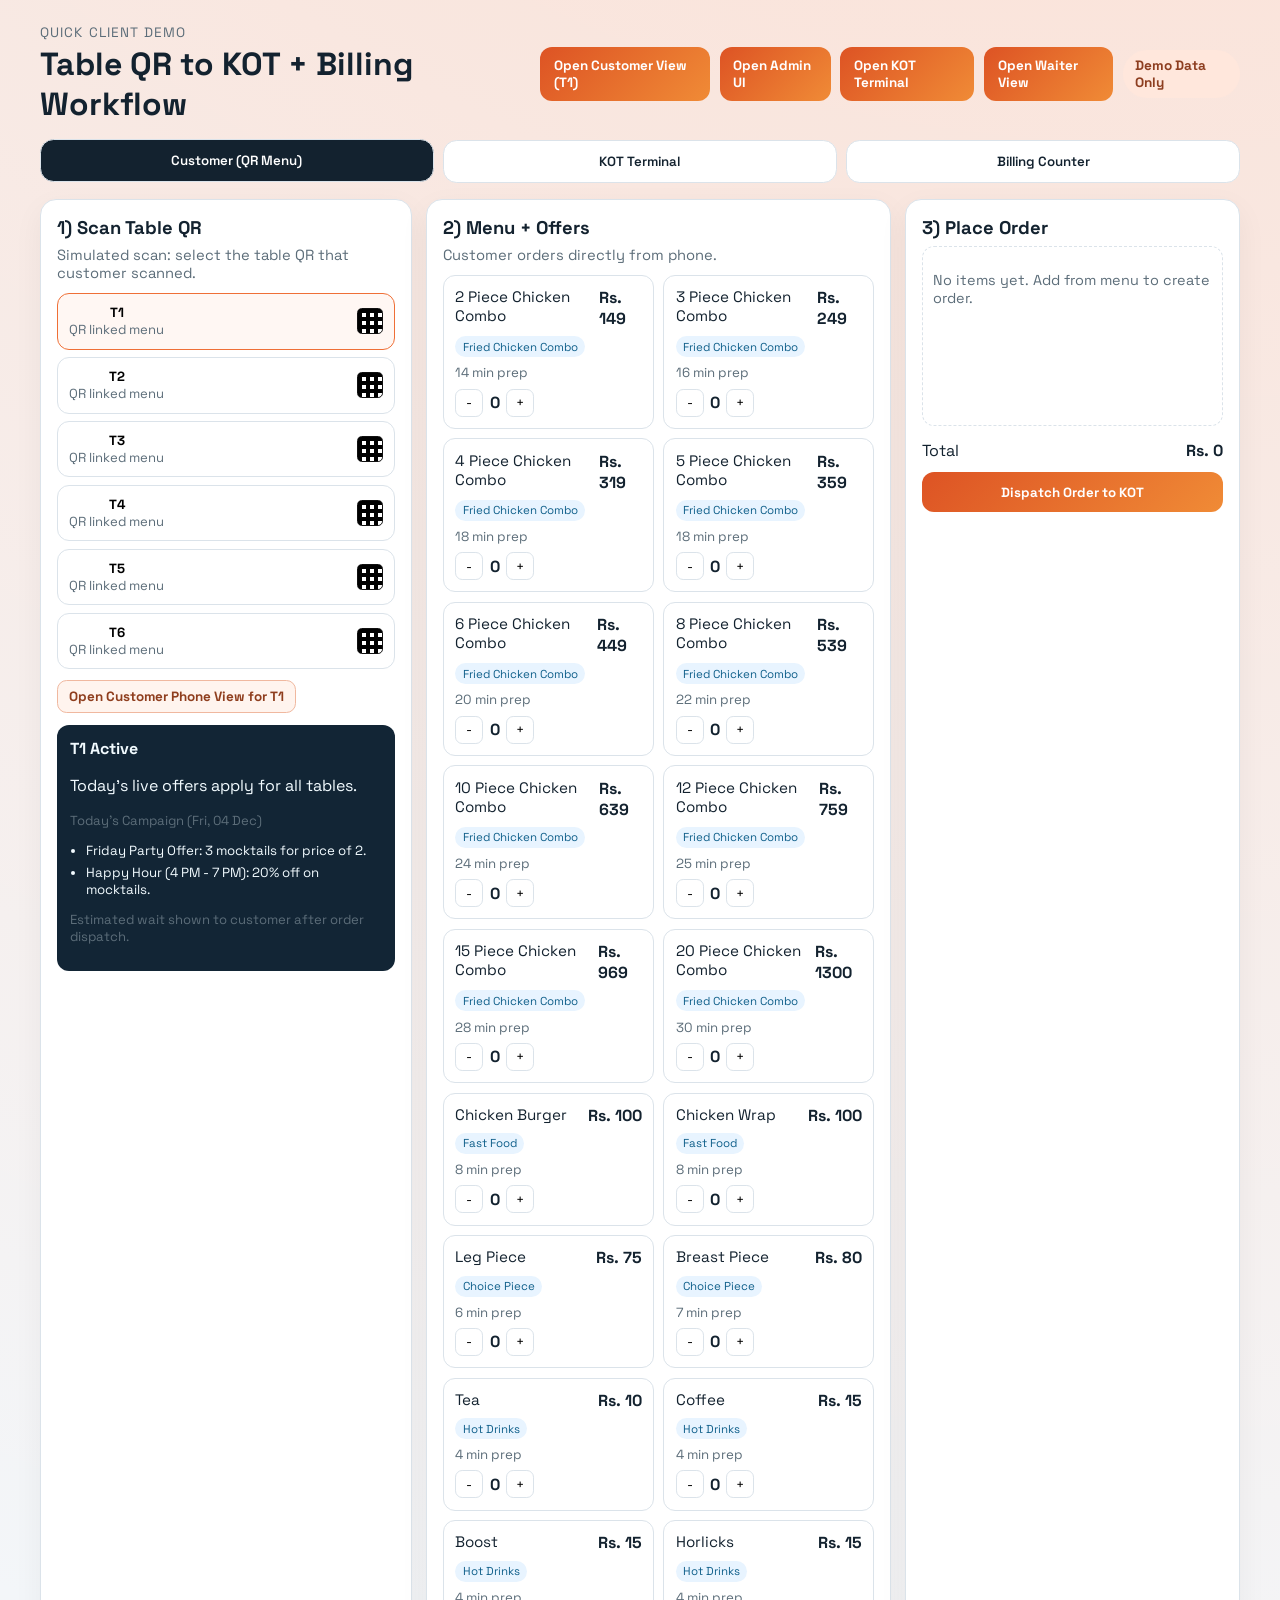
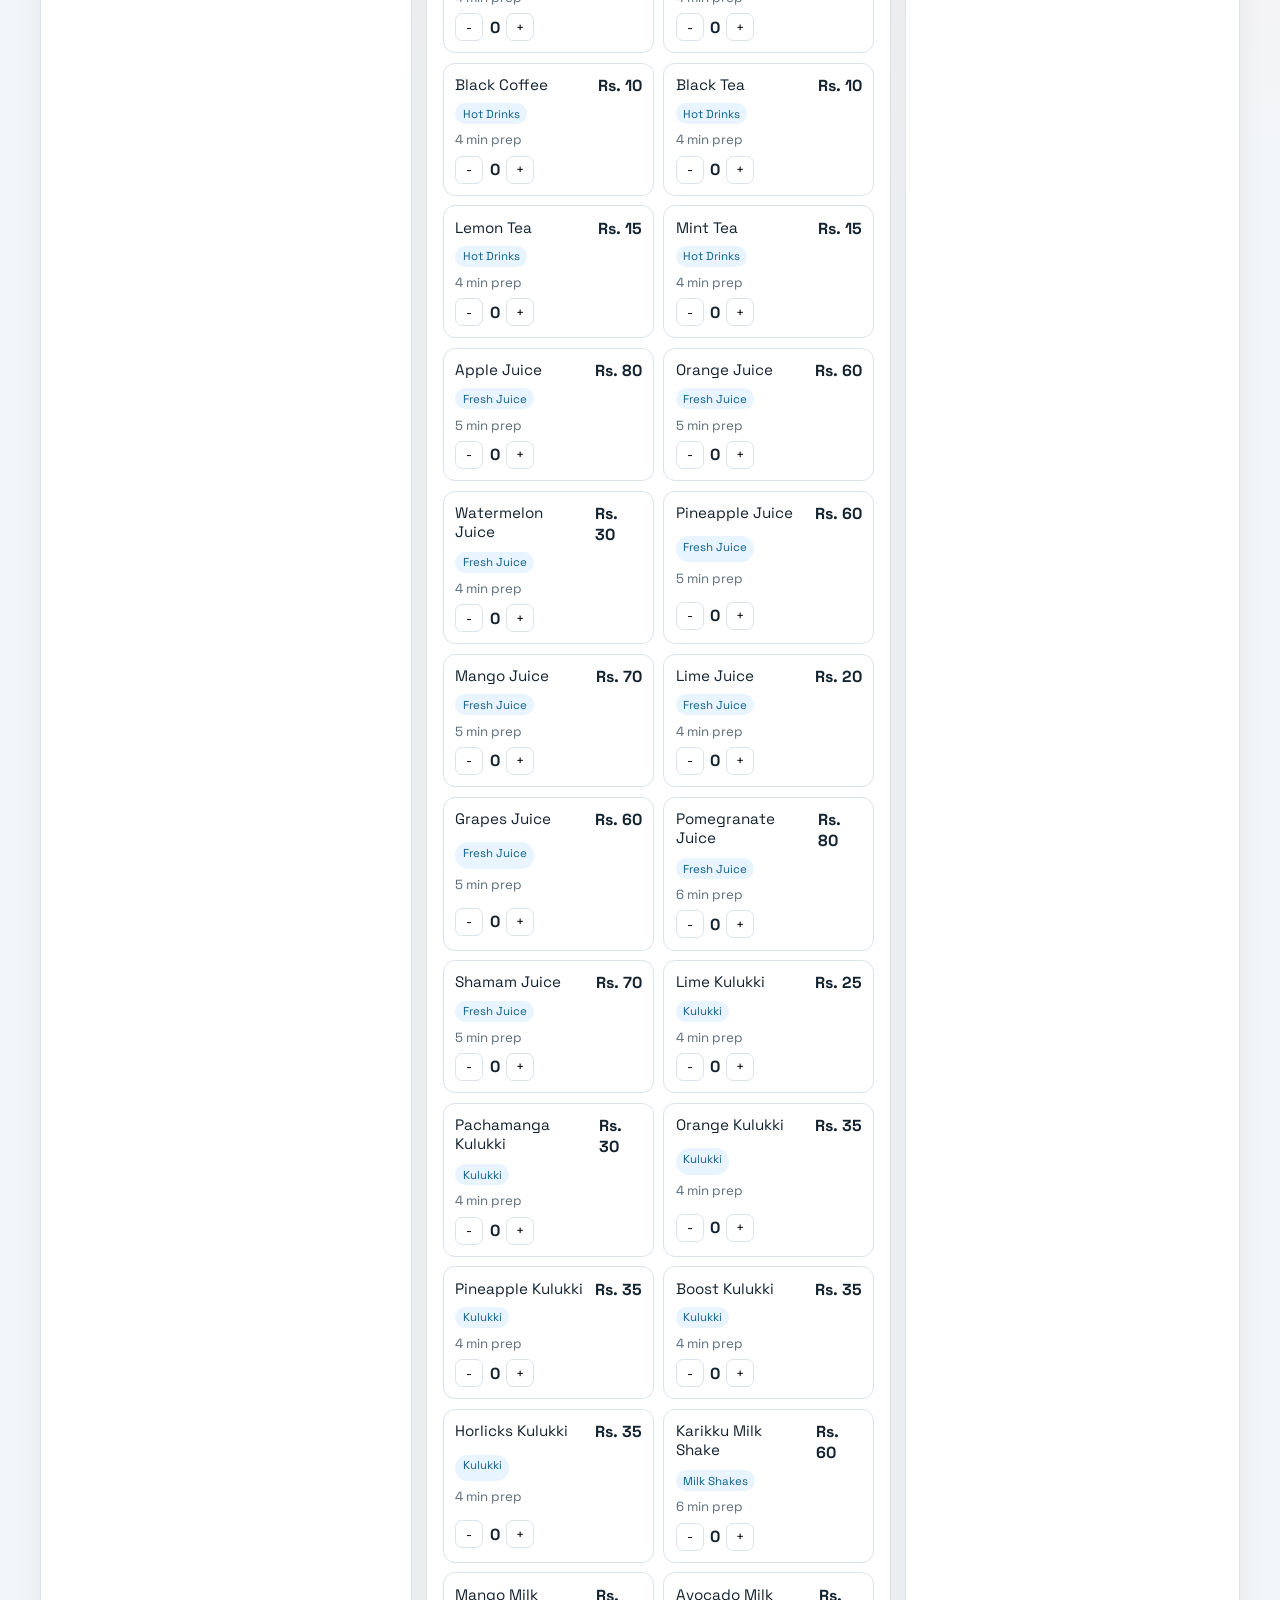
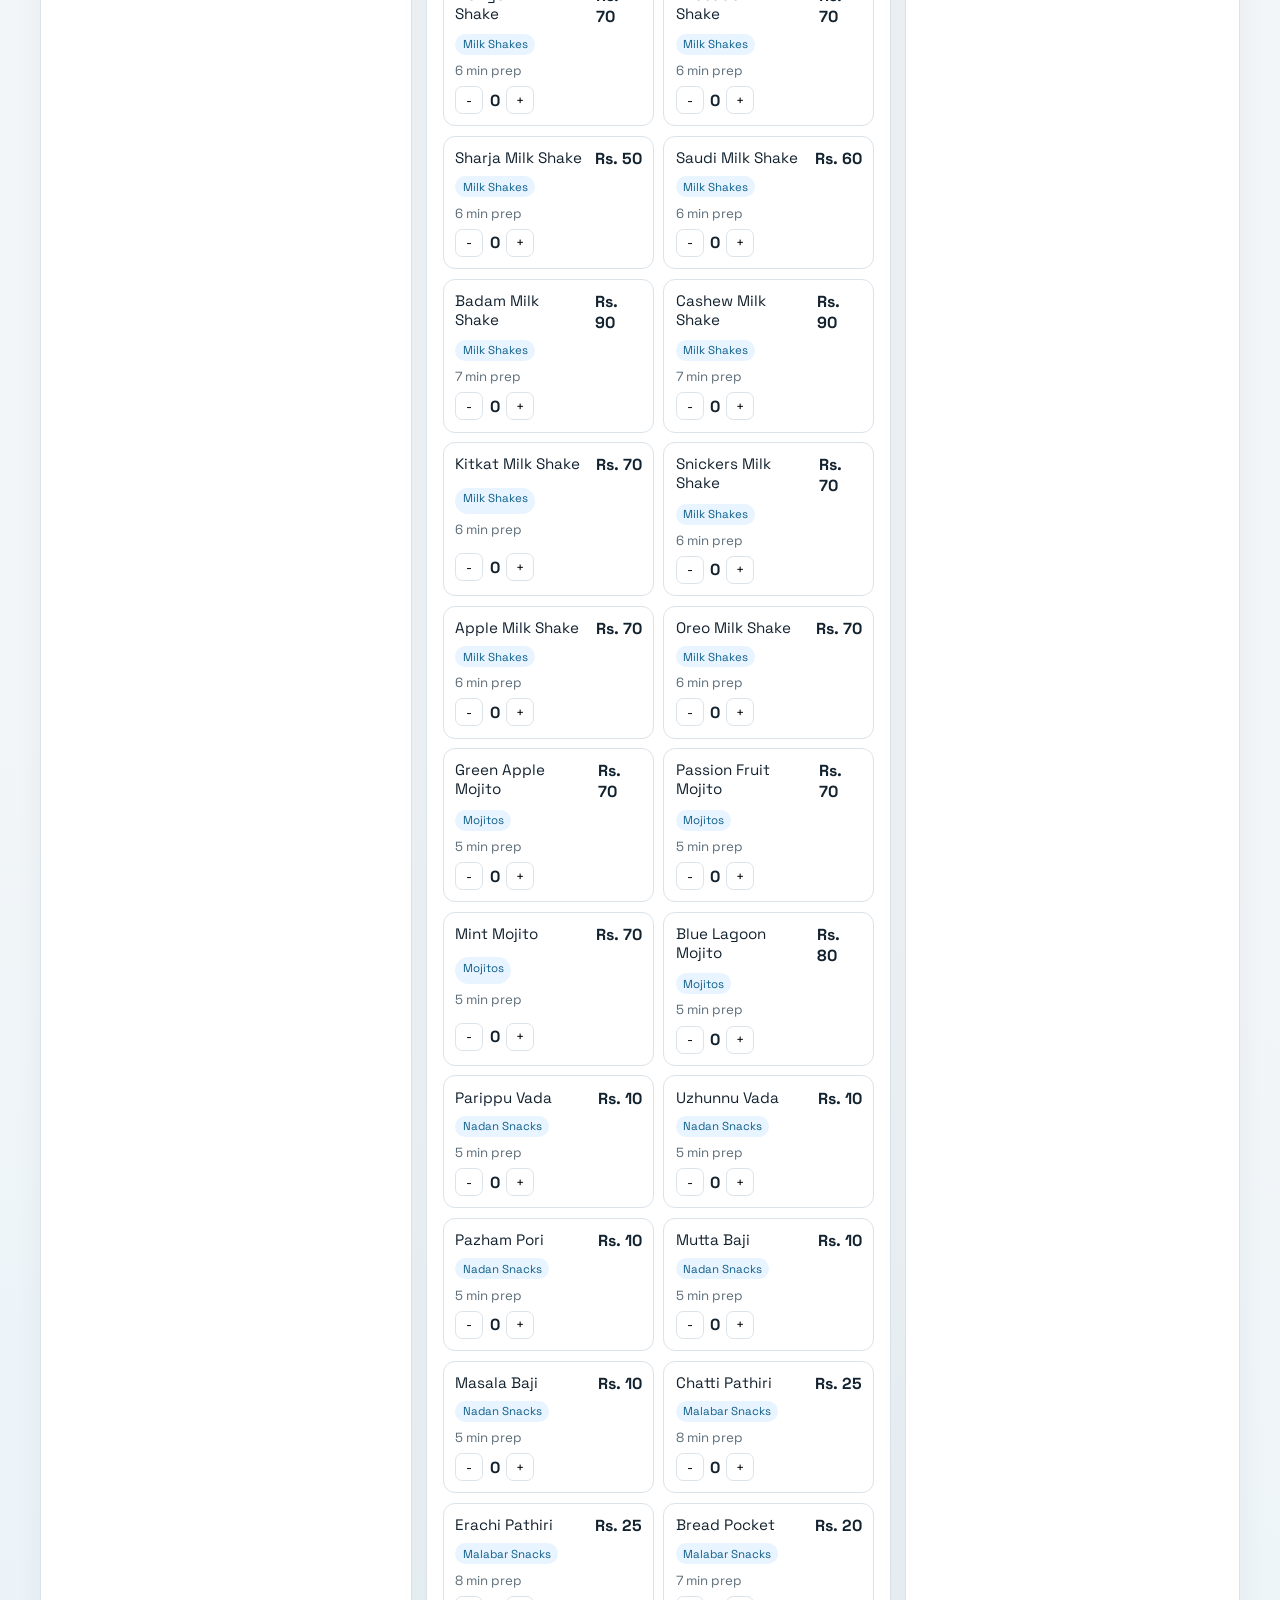
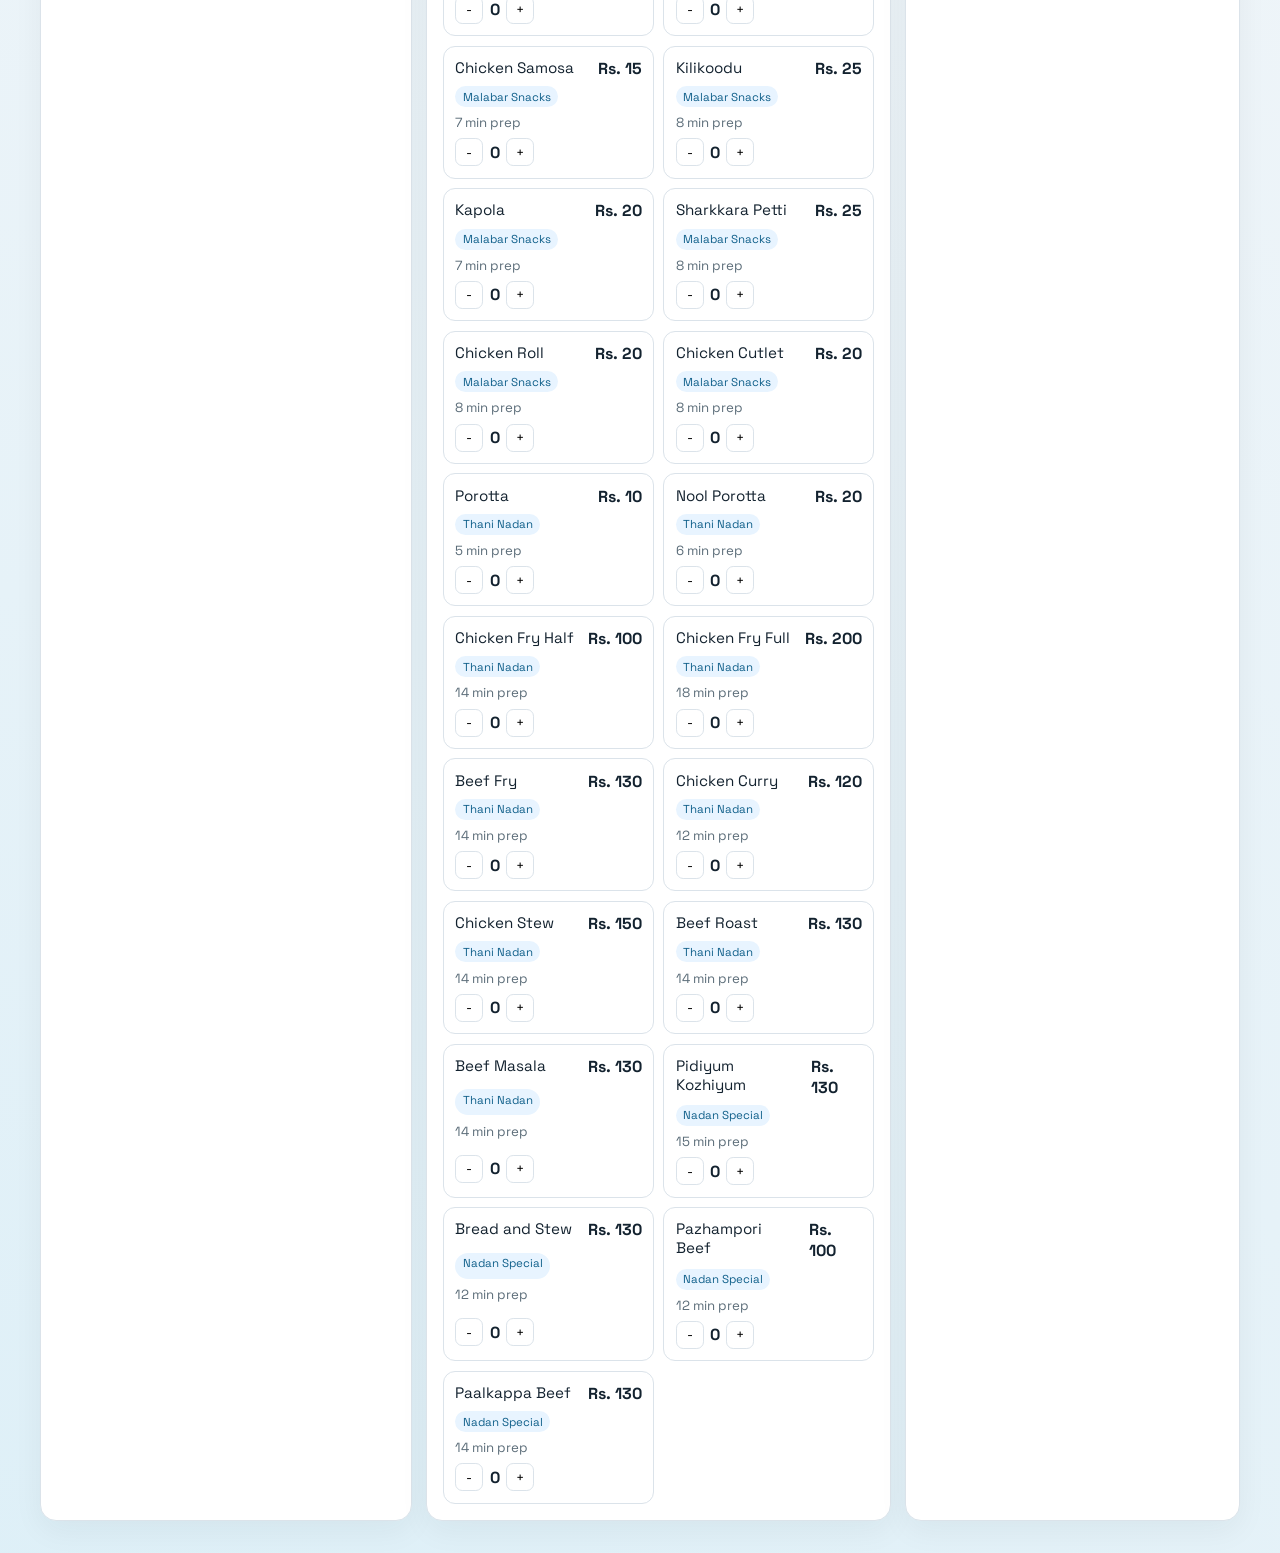
<file: index.html>
<!DOCTYPE html>
<html lang="en">
<head>
  <meta charset="UTF-8">
  <meta name="viewport" content="width=device-width, initial-scale=1.0">
  <title>OrderFlow KOT Demo</title>
  <link rel="preconnect" href="https://fonts.googleapis.com">
  <link rel="preconnect" href="https://fonts.gstatic.com" crossorigin>
  <link href="https://fonts.googleapis.com/css2?family=Space+Grotesk:wght@400;500;700&display=swap" rel="stylesheet">
  <link rel="stylesheet" href="style.css">
</head>
<body>
  <main class="app-shell">
    <header class="topbar">
      <div>
        <p class="eyebrow">Quick Client Demo</p>
        <h1>Table QR to KOT + Billing Workflow</h1>
      </div>
      <div class="topbar-actions">
        <a id="topCustomerViewBtn" class="demo-btn" href="customer.html?table=T1" target="_blank" rel="noopener">
          Open Customer View
        </a>
        <a class="demo-btn" href="admin.html" target="_blank" rel="noopener">
          Open Admin UI
        </a>
        <a class="demo-btn" href="kot-terminal.html" target="_blank" rel="noopener">
          Open KOT Terminal
        </a>
        <a class="demo-btn" href="waiter.html" target="_blank" rel="noopener">
          Open Waiter View
        </a>
        <div class="pill">Demo Data Only</div>
      </div>
    </header>

    <nav class="view-tabs">
      <button class="tab-btn active" data-view="customer">Customer (QR Menu)</button>
      <button class="tab-btn" data-view="kot">KOT Terminal</button>
      <button class="tab-btn" data-view="billing">Billing Counter</button>
    </nav>

    <section id="customer" class="view active">
      <div class="customer-layout">
        <article class="panel">
          <h2>1) Scan Table QR</h2>
          <p class="subtext">Simulated scan: select the table QR that customer scanned.</p>
          <div class="qr-strip" id="tableQrStrip"></div>
          <div id="customerQuickLink"></div>
          <div class="offer-box" id="tableOffer"></div>
        </article>

        <article class="panel">
          <h2>2) Menu + Offers</h2>
          <p class="subtext">Customer orders directly from phone.</p>
          <div class="menu-grid" id="menuGrid"></div>
        </article>

        <article class="panel cart-panel">
          <h2>3) Place Order</h2>
          <div id="cartItems" class="cart-items"></div>
          <div class="bill-row">
            <span>Total</span>
            <strong id="cartTotal">Rs. 0</strong>
          </div>
          <button id="placeOrderBtn" class="btn-primary">Dispatch Order to KOT</button>
          <div id="orderToast" class="toast"></div>
        </article>
      </div>
    </section>

    <section id="kot" class="view">
      <div class="panel">
        <h2>Kitchen Order Ticket (Live Queue)</h2>
        <div class="kot-stats">
          <div class="stat">
            <span>Active Tickets</span>
            <strong id="activeTickets">0</strong>
          </div>
          <div class="stat">
            <span>Avg Wait</span>
            <strong id="avgWait">0 min</strong>
          </div>
          <div class="stat">
            <span>Next Ready</span>
            <strong id="nextReady">-</strong>
          </div>
        </div>
        <div id="kotQueue" class="kot-queue"></div>
      </div>
    </section>

    <section id="billing" class="view">
      <div class="billing-layout">
        <article class="panel">
          <h2>Billing by Table Number</h2>
          <label for="billingTable" class="subtext">Ask customer table number and fetch bill instantly.</label>
          <select id="billingTable"></select>
          <div id="billingDetails" class="billing-details"></div>
          <button id="markPaidBtn" class="btn-primary">Mark As Paid</button>
        </article>
        <article class="panel">
          <h2>Paid Bills</h2>
          <div id="paidBills" class="paid-bills"></div>
        </article>
      </div>
    </section>
  </main>

  <script src="data.js"></script>
  <script src="script.js"></script>
</body>
</html>
</file>
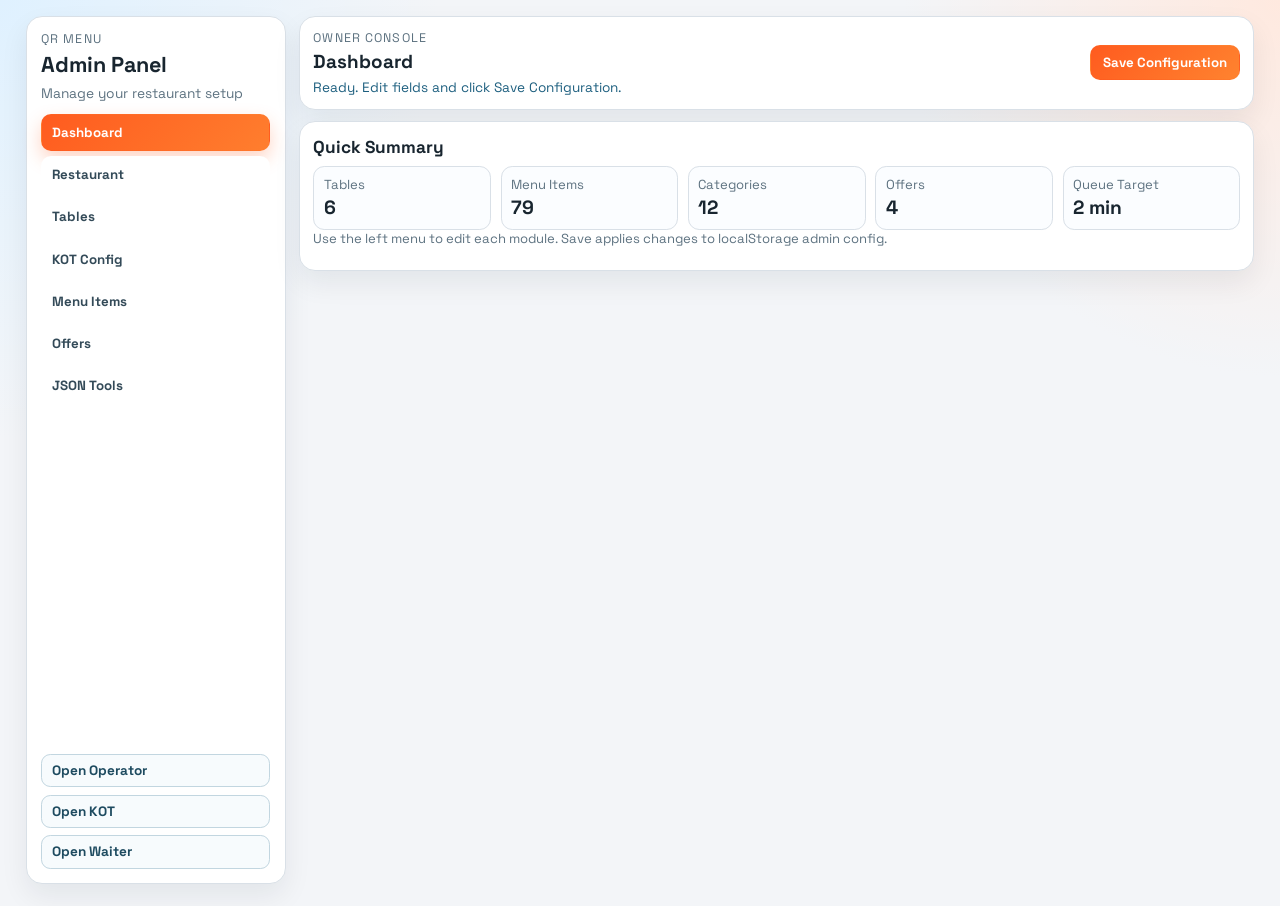
<file: admin.html>
<!DOCTYPE html>
<html lang="en">
<head>
  <meta charset="UTF-8">
  <meta name="viewport" content="width=device-width, initial-scale=1.0">
  <title>Admin Configuration</title>
  <link rel="preconnect" href="https://fonts.googleapis.com">
  <link rel="preconnect" href="https://fonts.gstatic.com" crossorigin>
  <link href="https://fonts.googleapis.com/css2?family=Space+Grotesk:wght@400;500;700&display=swap" rel="stylesheet">
  <link rel="stylesheet" href="admin.css">
</head>
<body>
  <main class="admin-app">
    <aside class="sidebar">
      <div class="brand-block">
        <p class="eyebrow">QR Menu</p>
        <h1>Admin Panel</h1>
        <p class="subtext">Manage your restaurant setup</p>
      </div>

      <nav class="side-nav">
        <button class="nav-btn active" type="button" data-section="dashboard">Dashboard</button>
        <button class="nav-btn" type="button" data-section="restaurant">Restaurant</button>
        <button class="nav-btn" type="button" data-section="tables">Tables</button>
        <button class="nav-btn" type="button" data-section="kot">KOT Config</button>
        <button class="nav-btn" type="button" data-section="menu">Menu Items</button>
        <button class="nav-btn" type="button" data-section="offers">Offers</button>
        <button class="nav-btn" type="button" data-section="json">JSON Tools</button>
      </nav>

      <div class="sidebar-links">
        <a class="link-btn" href="index.html" target="_blank" rel="noopener">Open Operator</a>
        <a class="link-btn" href="kot-terminal.html" target="_blank" rel="noopener">Open KOT</a>
        <a class="link-btn" href="waiter.html" target="_blank" rel="noopener">Open Waiter</a>
      </div>
    </aside>

    <section class="workspace">
      <header class="workspace-head card">
        <div>
          <p class="eyebrow">Owner Console</p>
          <h2 id="sectionTitle">Dashboard</h2>
          <p id="statusText" class="status">Ready.</p>
        </div>
        <div class="head-actions">
          <button id="saveConfigBtn" class="primary-btn" type="button">Save Configuration</button>
        </div>
      </header>

      <section id="panel-dashboard" class="card section-panel active">
        <div class="section-head">
          <h3>Quick Summary</h3>
        </div>
        <div class="stats-grid">
          <article class="stat-card">
            <span>Tables</span>
            <strong id="dashboardTableCount">0</strong>
          </article>
          <article class="stat-card">
            <span>Menu Items</span>
            <strong id="dashboardMenuCount">0</strong>
          </article>
          <article class="stat-card">
            <span>Categories</span>
            <strong id="dashboardCategoryCount">0</strong>
          </article>
          <article class="stat-card">
            <span>Offers</span>
            <strong id="dashboardOfferCount">0</strong>
          </article>
          <article class="stat-card">
            <span>Queue Target</span>
            <strong id="dashboardQueueTarget">0 min</strong>
          </article>
        </div>
        <p class="hint">Use the left menu to edit each module. Save applies changes to localStorage admin config.</p>
      </section>

      <section id="panel-restaurant" class="card section-panel">
        <h3>Restaurant Profile</h3>
        <div class="grid-3">
          <label>
            <span>Name</span>
            <input id="brandNameInput" type="text" placeholder="Restaurant name">
          </label>
          <label>
            <span>Area</span>
            <input id="brandAreaInput" type="text" placeholder="Area / address">
          </label>
          <label>
            <span>Phone</span>
            <input id="brandPhoneInput" type="text" placeholder="Contact number(s)">
          </label>
        </div>
        <label class="single-field">
          <span>Common Offer Segment (all tables)</span>
          <input id="commonOfferInput" type="text" placeholder="Example: Fried Chicken Combo starts at Rs. 149.">
        </label>
      </section>

      <section id="panel-tables" class="card section-panel">
        <div class="section-head">
          <h3>Tables</h3>
          <button id="addTableBtn" class="secondary-btn" type="button">Add Table</button>
        </div>
        <p class="hint">Per-table QR preview (dummy image). Backend can replace this with dynamic QR generation later.</p>
        <div id="tableRows" class="list-grid"></div>
      </section>

      <section id="panel-kot" class="card section-panel">
        <h3>KOT Configuration</h3>
        <div class="grid-3">
          <label>
            <span>Queue Acknowledge Target (min)</span>
            <input id="queueAckTargetInput" type="number" min="1" step="1">
          </label>
          <label>
            <span>Order Alert Audio File</span>
            <input id="orderAlertAudioInput" type="text" placeholder="notification_tune.wav">
          </label>
          <label>
            <span>Waiter Ready Audio File</span>
            <input id="waiterReadyAudioInput" type="text" placeholder="waiter_conf.wav">
          </label>
        </div>
        <div class="toggle-row">
          <label class="toggle">
            <input id="autoPrintDefaultInput" type="checkbox">
            <span>Auto-print enabled by default</span>
          </label>
          <label class="toggle">
            <input id="soundAlertsDefaultInput" type="checkbox">
            <span>Sound alerts enabled by default</span>
          </label>
        </div>
      </section>

      <section id="panel-menu" class="card section-panel">
        <div class="section-head">
          <h3>Menu: Categories > Items</h3>
        </div>
        <p class="hint">Create categories first, then add items under those categories.</p>
        <div class="menu-layout">
          <article class="menu-pane">
            <div class="pane-head">
              <h4>Categories</h4>
              <button id="addMenuCategoryBtn" class="secondary-btn" type="button">Add Category</button>
            </div>
            <div id="menuCategoryRows" class="list-grid"></div>
          </article>
          <article class="menu-pane">
            <div class="pane-head">
              <h4>Items</h4>
              <button id="addMenuBtn" class="secondary-btn" type="button">Add Item</button>
            </div>
            <div id="menuRows" class="list-grid"></div>
          </article>
        </div>
      </section>

      <section id="panel-offers" class="card section-panel">
        <div class="section-head">
          <h3>Offers</h3>
          <button id="addOfferBtn" class="secondary-btn" type="button">Add Offer</button>
        </div>
        <p class="hint">Offer bundle format: <code>ITEM_ID:QTY,ITEM_ID:QTY</code></p>
        <div id="offerRows" class="list-grid"></div>
      </section>

      <section id="panel-json" class="card section-panel">
        <div class="section-head">
          <h3>JSON Tools</h3>
          <div class="tool-actions">
            <button id="exportJsonBtn" class="secondary-btn" type="button">Export JSON</button>
            <button id="applyJsonBtn" class="secondary-btn" type="button">Apply JSON</button>
            <button id="resetDefaultsBtn" class="danger-btn" type="button">Reset Defaults</button>
          </div>
        </div>
        <textarea id="jsonEditor" rows="14" spellcheck="false" placeholder="Config JSON appears here..."></textarea>
        <div class="json-actions">
          <button id="saveConfigBtnBottom" class="primary-btn" type="button">Save Configuration</button>
        </div>
      </section>
    </section>
  </main>

  <script src="data.js"></script>
  <script src="admin.js"></script>
</body>
</html>
</file>
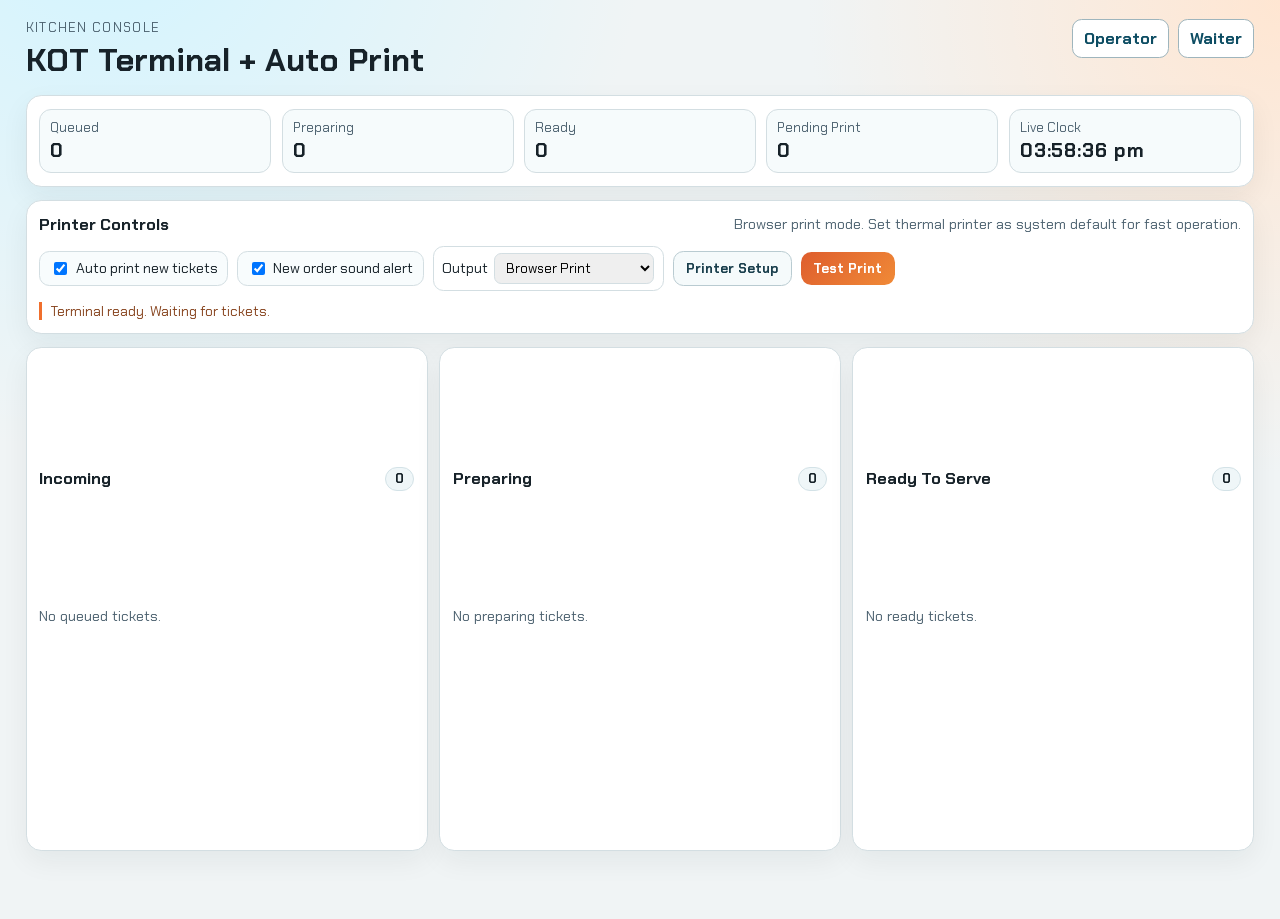
<file: kot-terminal.html>
<!DOCTYPE html>
<html lang="en">
<head>
  <meta charset="UTF-8">
  <meta name="viewport" content="width=device-width, initial-scale=1.0">
  <title>KOT Terminal</title>
  <link rel="preconnect" href="https://fonts.googleapis.com">
  <link rel="preconnect" href="https://fonts.gstatic.com" crossorigin>
  <link href="https://fonts.googleapis.com/css2?family=Chakra+Petch:wght@400;500;600;700&display=swap" rel="stylesheet">
  <link rel="stylesheet" href="kot-terminal.css">
</head>
<body>
  <main class="terminal-shell">
    <header class="terminal-header">
      <div>
        <p class="eyebrow">Kitchen Console</p>
        <h1>KOT Terminal + Auto Print</h1>
      </div>
      <div class="header-links">
        <a class="link-btn" href="index.html" target="_blank" rel="noopener">Operator</a>
        <a class="link-btn" href="waiter.html" target="_blank" rel="noopener">Waiter</a>
      </div>
    </header>

    <section class="panel summary-row">
      <article class="metric">
        <span>Queued</span>
        <strong id="queuedCount">0</strong>
      </article>
      <article class="metric">
        <span>Preparing</span>
        <strong id="preparingCount">0</strong>
      </article>
      <article class="metric">
        <span>Ready</span>
        <strong id="readyCount">0</strong>
      </article>
      <article class="metric">
        <span>Pending Print</span>
        <strong id="pendingPrintCount">0</strong>
      </article>
      <article class="metric clock-metric">
        <span>Live Clock</span>
        <strong id="liveClock">--:--:--</strong>
      </article>
    </section>

    <section id="soloPrepPanel" class="panel solo-prep hidden" aria-live="polite">
      <div class="solo-head">
        <h2>Solo Order Sprint</h2>
        <span id="soloPrepBadge" class="solo-badge">No single active order</span>
      </div>
      <div class="solo-grid">
        <article class="solo-metric">
          <span>Ticket</span>
          <strong id="soloPrepOrder">-</strong>
        </article>
        <article class="solo-metric">
          <span>Elapsed</span>
          <strong id="soloPrepElapsed">00:00</strong>
        </article>
        <article class="solo-metric">
          <span>Target</span>
          <strong id="soloPrepTarget">-</strong>
        </article>
        <article class="solo-metric">
          <span>Remaining</span>
          <strong id="soloPrepRemaining">-</strong>
        </article>
      </div>
    </section>

    <section class="panel printer-panel">
      <div class="printer-copy">
        <h2>Printer Controls</h2>
        <p id="printerStatus" class="muted">Browser print mode active.</p>
      </div>
      <div class="printer-controls">
        <label class="toggle">
          <input id="autoPrintToggle" type="checkbox" checked>
          <span>Auto print new tickets</span>
        </label>
        <label class="toggle">
          <input id="soundAlertToggle" type="checkbox" checked>
          <span>New order sound alert</span>
        </label>
        <label class="inline-field">
          <span>Output</span>
          <select id="printMode">
            <option value="browser">Browser Print</option>
            <option value="serial">Web Serial ESC/POS</option>
          </select>
        </label>
        <button id="connectPrinterBtn" class="btn-secondary" type="button">Connect Printer</button>
        <button id="testPrintBtn" class="btn-primary" type="button">Test Print</button>
      </div>
      <p id="eventFeed" class="event-feed">Terminal ready. Waiting for tickets.</p>
    </section>

    <section class="columns">
      <article class="panel col">
        <div class="col-head">
          <h2>Incoming</h2>
          <span id="incomingBadge" class="badge">0</span>
        </div>
        <div id="queuedList" class="ticket-list"></div>
      </article>
      <article class="panel col">
        <div class="col-head">
          <h2>Preparing</h2>
          <span id="preparingBadge" class="badge">0</span>
        </div>
        <div id="preparingList" class="ticket-list"></div>
      </article>
      <article class="panel col">
        <div class="col-head">
          <h2>Ready To Serve</h2>
          <span id="readyBadge" class="badge">0</span>
        </div>
        <div id="readyList" class="ticket-list"></div>
      </article>
    </section>
  </main>

  <script src="data.js"></script>
  <script src="kot-terminal.js"></script>
</body>
</html>
</file>
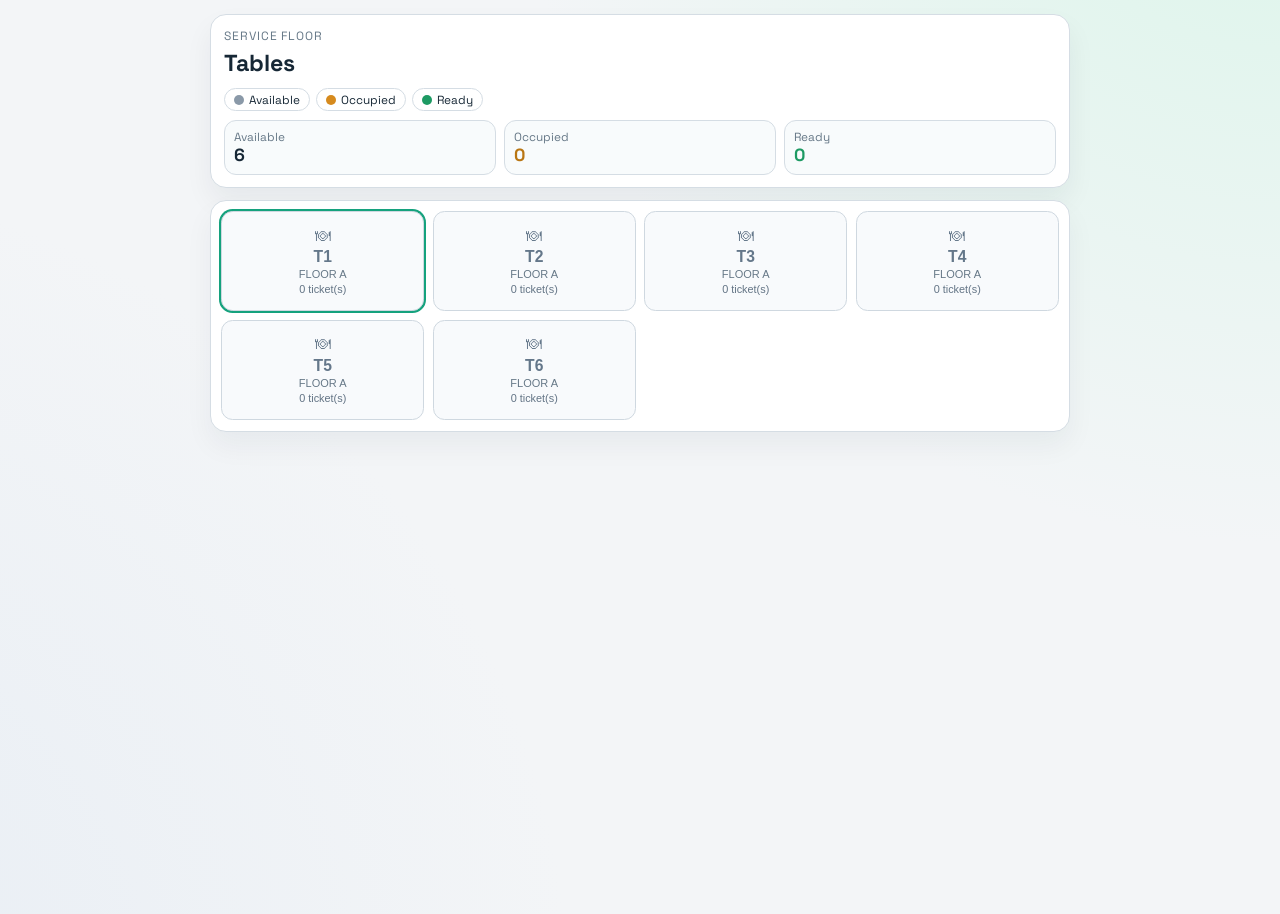
<file: waiter.html>
<!DOCTYPE html>
<html lang="en">
<head>
  <meta charset="UTF-8">
  <meta name="viewport" content="width=device-width, initial-scale=1.0">
  <title>Waiter Floor</title>
  <link rel="preconnect" href="https://fonts.googleapis.com">
  <link rel="preconnect" href="https://fonts.gstatic.com" crossorigin>
  <link href="https://fonts.googleapis.com/css2?family=Space+Grotesk:wght@400;500;700&display=swap" rel="stylesheet">
  <link rel="stylesheet" href="waiter.css">
</head>
<body>
  <main class="waiter-mobile">
    <header class="app-header">
      <p class="eyebrow">Service Floor</p>
      <h1>Tables</h1>
      <div class="legend-row">
        <span class="legend available"><i></i> Available</span>
        <span class="legend occupied"><i></i> Occupied</span>
        <span class="legend ready"><i></i> Ready</span>
      </div>
      <div class="counter-row">
        <div class="counter-card">
          <span>Available</span>
          <strong id="availableCount">0</strong>
        </div>
        <div class="counter-card occupied">
          <span>Occupied</span>
          <strong id="occupiedCount">0</strong>
        </div>
        <div class="counter-card ready">
          <span>Ready</span>
          <strong id="readyCount">0</strong>
        </div>
      </div>
    </header>

    <section class="tables-zone">
      <div id="tableGrid" class="table-grid"></div>
    </section>
  </main>

  <div id="sheetBackdrop" class="sheet-backdrop hidden"></div>

  <aside id="tableSheet" class="table-sheet" aria-hidden="true">
    <div class="sheet-handle"></div>
    <div class="sheet-head">
      <div>
        <h2 id="tableTitle">Table T1</h2>
        <p id="tableStateLine" class="sheet-sub">Available</p>
      </div>
      <button id="closeSheetBtn" class="sheet-close" type="button">Close</button>
    </div>

    <div class="sheet-tabs">
      <button class="tab-btn active" data-tab="orders" type="button">Orders</button>
      <button class="tab-btn" data-tab="new" type="button">New Order</button>
    </div>

    <section id="tabOrders" class="sheet-panel active">
      <div id="tableBillPreview" class="bill-preview"></div>
      <div class="action-row">
        <button id="clearTableBtn" class="danger-btn" type="button">Clear Table For Next Customer</button>
        <a id="customerViewBtn" class="link-btn" href="customer.html?table=T1" target="_blank" rel="noopener">Customer View</a>
      </div>
      <div id="ticketList" class="ticket-list"></div>
    </section>

    <section id="tabNew" class="sheet-panel">
      <div class="mode-toggle" role="tablist" aria-label="Catalog mode">
        <button id="modeCategoriesBtn" class="mode-btn active" data-mode="categories" type="button">Categories</button>
        <button id="modeItemsBtn" class="mode-btn" data-mode="items" type="button">Items</button>
      </div>

      <div id="categoryCards" class="category-cards"></div>

      <div class="filters">
        <input id="menuSearch" type="search" placeholder="Search item or category">
        <select id="categorySelect"></select>
      </div>
      <div id="menuList" class="menu-list"></div>
      <div class="cart-block">
        <h3>Cart</h3>
        <div id="cartLines" class="cart-lines"></div>
        <div class="bill-row">
          <span>Subtotal</span>
          <strong id="cartSubtotal">Rs. 0</strong>
        </div>
        <button id="placeOrderBtn" class="solid-btn full" type="button">Place Order For Table</button>
      </div>
    </section>

    <p id="toast" class="toast"></p>
  </aside>

  <script src="data.js"></script>
  <script src="waiter.js"></script>
</body>
</html>
</file>
<file: style.css>
:root {
  --bg: #f3f6f9;
  --panel: #ffffff;
  --text: #13222f;
  --muted: #5c6d79;
  --line: #dbe3ea;
  --accent: #ef6f36;
  --accent-soft: #ffe7dc;
  --good: #1f8f55;
  --warn: #c27806;
}

* {
  box-sizing: border-box;
}

body {
  margin: 0;
  min-height: 100vh;
  font-family: "Space Grotesk", sans-serif;
  color: var(--text);
  background:
    radial-gradient(circle at 90% -20%, #ffd8c7 0%, transparent 40%),
    radial-gradient(circle at 0% 110%, #d9eef7 0%, transparent 45%),
    var(--bg);
}

.app-shell {
  width: min(1200px, 96vw);
  margin: 1.5rem auto 2rem;
}

.topbar {
  display: flex;
  justify-content: space-between;
  align-items: center;
  gap: 1rem;
  margin-bottom: 1rem;
}

.topbar-actions {
  display: flex;
  align-items: center;
  gap: 0.6rem;
}

h1 {
  margin: 0.2rem 0 0;
  font-size: clamp(1.15rem, 2.8vw, 2rem);
}

h2 {
  margin: 0 0 0.4rem;
  font-size: 1.15rem;
}

.eyebrow {
  margin: 0;
  color: var(--muted);
  font-size: 0.85rem;
  letter-spacing: 0.08em;
  text-transform: uppercase;
}

.pill {
  padding: 0.45rem 0.8rem;
  border-radius: 999px;
  background: var(--accent-soft);
  color: #8d3e20;
  font-size: 0.85rem;
  font-weight: 700;
}

.demo-btn {
  display: inline-block;
  border: none;
  background: linear-gradient(135deg, #dd5324 0%, #f08b36 100%);
  color: #fff;
  border-radius: 0.75rem;
  padding: 0.62rem 0.85rem;
  font-size: 0.84rem;
  font-weight: 700;
  text-decoration: none;
}

.view-tabs {
  display: grid;
  grid-template-columns: repeat(3, 1fr);
  gap: 0.6rem;
  margin-bottom: 1rem;
}

.tab-btn {
  border: 1px solid var(--line);
  background: #fff;
  border-radius: 0.85rem;
  padding: 0.75rem 0.6rem;
  font-family: inherit;
  font-weight: 600;
  color: var(--text);
  cursor: pointer;
  transition: 0.2s ease;
}

.tab-btn.active {
  background: var(--text);
  color: #fff;
  transform: translateY(-1px);
}

.view {
  display: none;
}

.view.active {
  display: block;
  animation: fade 0.28s ease;
}

@keyframes fade {
  from {
    opacity: 0;
    transform: translateY(4px);
  }
  to {
    opacity: 1;
    transform: translateY(0);
  }
}

.customer-layout,
.billing-layout {
  display: grid;
  grid-template-columns: 1fr 1.25fr 0.9fr;
  gap: 0.9rem;
}

.billing-layout {
  grid-template-columns: 1.2fr 1fr;
}

.panel {
  background: var(--panel);
  border: 1px solid var(--line);
  border-radius: 1rem;
  padding: 1rem;
  box-shadow: 0 10px 30px rgba(14, 34, 46, 0.05);
}

.subtext {
  margin: 0 0 0.7rem;
  color: var(--muted);
  font-size: 0.92rem;
}

.qr-strip {
  display: grid;
  grid-template-columns: 1fr;
  gap: 0.45rem;
}

.qr-btn {
  border: 1px solid var(--line);
  background: #fff;
  border-radius: 0.75rem;
  padding: 0.65rem 0.7rem;
  display: flex;
  align-items: center;
  justify-content: space-between;
  font-family: inherit;
  cursor: pointer;
}

.qr-btn.active {
  border-color: var(--accent);
  background: #fff7f3;
}

.qr-mock {
  width: 26px;
  height: 26px;
  border-radius: 0.3rem;
  background:
    linear-gradient(90deg, #000 50%, transparent 50%) 0 0/8px 8px,
    linear-gradient(#000 50%, transparent 50%) 0 0/8px 8px #fff;
  border: 1px solid #111;
}

.offer-box {
  margin-top: 0.75rem;
  border-radius: 0.75rem;
  background: #122535;
  color: #f2fbff;
  padding: 0.8rem;
  min-height: 70px;
}

.offer-mini-list {
  margin: 0.35rem 0 0.5rem 1rem;
  padding: 0;
  display: grid;
  gap: 0.28rem;
  font-size: 0.83rem;
}

.link-btn {
  margin-top: 0.65rem;
  display: inline-block;
  border: 1px solid #f0b89f;
  background: #fff4ee;
  color: #8f3e1e;
  border-radius: 0.6rem;
  padding: 0.45rem 0.7rem;
  text-decoration: none;
  font-size: 0.84rem;
  font-weight: 700;
}

.menu-grid {
  display: grid;
  grid-template-columns: repeat(2, 1fr);
  gap: 0.6rem;
}

.menu-item {
  border: 1px solid var(--line);
  border-radius: 0.75rem;
  padding: 0.7rem;
  display: grid;
  gap: 0.45rem;
}

.menu-head {
  display: flex;
  justify-content: space-between;
  gap: 0.6rem;
  align-items: start;
}

.menu-name {
  margin: 0;
  font-size: 0.95rem;
}

.tag {
  display: inline-block;
  width: fit-content;
  padding: 0.22rem 0.45rem;
  border-radius: 999px;
  background: #e8f4ff;
  color: #0f5f8a;
  font-size: 0.72rem;
}

.price {
  font-weight: 700;
}

.meta {
  color: var(--muted);
  font-size: 0.83rem;
}

.qty-row {
  display: flex;
  align-items: center;
  gap: 0.4rem;
}

.qty-btn {
  border: 1px solid var(--line);
  background: #fff;
  border-radius: 0.45rem;
  width: 28px;
  height: 28px;
  font-family: inherit;
  cursor: pointer;
}

.cart-panel {
  display: flex;
  flex-direction: column;
}

.cart-items {
  border: 1px dashed var(--line);
  border-radius: 0.75rem;
  padding: 0.6rem;
  min-height: 180px;
  margin-bottom: 0.7rem;
}

.cart-line {
  display: flex;
  justify-content: space-between;
  font-size: 0.9rem;
  padding: 0.35rem 0;
  border-bottom: 1px dashed #ebeff3;
}

.bill-row {
  display: flex;
  justify-content: space-between;
  align-items: center;
  margin: 0.2rem 0 0.7rem;
}

.btn-primary {
  border: none;
  background: linear-gradient(135deg, #dd5324 0%, #f08b36 100%);
  color: #fff;
  border-radius: 0.75rem;
  padding: 0.72rem;
  font-family: inherit;
  font-weight: 700;
  cursor: pointer;
}

.toast {
  margin-top: 0.55rem;
  font-size: 0.88rem;
  color: var(--good);
  min-height: 20px;
}

.kot-stats {
  display: grid;
  grid-template-columns: repeat(3, 1fr);
  gap: 0.7rem;
  margin: 0.7rem 0 1rem;
}

.stat {
  border: 1px solid var(--line);
  border-radius: 0.75rem;
  padding: 0.7rem;
  background: #f8fbfd;
}

.stat span {
  display: block;
  color: var(--muted);
  font-size: 0.82rem;
}

.kot-queue {
  display: grid;
  gap: 0.65rem;
}

.ticket {
  border: 1px solid var(--line);
  border-left: 5px solid #bbb;
  border-radius: 0.8rem;
  padding: 0.75rem;
  background: #fff;
}

.ticket.Queued {
  border-left-color: var(--warn);
}

.ticket.Preparing {
  border-left-color: #1084cc;
}

.ticket.Ready {
  border-left-color: var(--good);
}

.ticket-head {
  display: flex;
  justify-content: space-between;
  gap: 0.8rem;
  margin-bottom: 0.4rem;
}

.tiny {
  color: var(--muted);
  font-size: 0.82rem;
}

.ticket-items {
  margin: 0.2rem 0 0.6rem;
  color: #314653;
  font-size: 0.9rem;
}

.status-btn {
  border: 1px solid var(--line);
  background: #fff;
  border-radius: 0.55rem;
  padding: 0.4rem 0.6rem;
  font-family: inherit;
  cursor: pointer;
}

select {
  width: 100%;
  border: 1px solid var(--line);
  border-radius: 0.75rem;
  padding: 0.66rem;
  font-family: inherit;
  margin-bottom: 0.8rem;
}

.billing-details {
  min-height: 240px;
  border: 1px solid var(--line);
  border-radius: 0.75rem;
  padding: 0.7rem;
  margin-bottom: 0.75rem;
}

.b-line {
  display: flex;
  justify-content: space-between;
  padding: 0.35rem 0;
  border-bottom: 1px dashed #ebeff3;
}

.total-line {
  margin-top: 0.3rem;
  padding-top: 0.45rem;
  border-top: 2px solid #d9e3ea;
  display: flex;
  justify-content: space-between;
  font-weight: 700;
}

.paid-bills {
  display: grid;
  gap: 0.55rem;
}

.paid-item {
  border: 1px solid var(--line);
  border-radius: 0.65rem;
  padding: 0.6rem;
  background: #fbfdfd;
}

.empty {
  color: var(--muted);
  font-size: 0.9rem;
}

@media (max-width: 980px) {
  .topbar {
    flex-direction: column;
    align-items: flex-start;
  }

  .customer-layout,
  .billing-layout {
    grid-template-columns: 1fr;
  }

  .view-tabs {
    grid-template-columns: 1fr;
  }

  .menu-grid {
    grid-template-columns: 1fr;
  }

  .kot-stats {
    grid-template-columns: 1fr;
  }
}
</file>
<file: admin.css>
:root {
  --bg: #f3f5f8;
  --sidebar: #ffffff;
  --card: #ffffff;
  --line: #d9e0e7;
  --text: #18252f;
  --muted: #5d7280;
  --accent: #ff5b1f;
  --accent-soft: #ffe7dc;
}

* {
  box-sizing: border-box;
}

body {
  margin: 0;
  font-family: "Space Grotesk", sans-serif;
  color: var(--text);
  background:
    radial-gradient(circle at 0 0, #dff1ff 0%, transparent 28%),
    radial-gradient(circle at 100% 0, #ffe9df 0%, transparent 24%),
    var(--bg);
}

.admin-app {
  width: min(1380px, 96vw);
  margin: 1rem auto 1.4rem;
  min-height: calc(100vh - 2rem);
  display: grid;
  grid-template-columns: 260px 1fr;
  gap: 0.85rem;
}

.sidebar {
  background: var(--sidebar);
  border: 1px solid var(--line);
  border-radius: 1rem;
  padding: 0.9rem;
  display: grid;
  grid-template-rows: auto 1fr auto;
  gap: 0.8rem;
  box-shadow: 0 12px 28px rgba(14, 35, 48, 0.07);
}

.brand-block h1 {
  margin: 0.22rem 0 0;
  font-size: 1.35rem;
}

.eyebrow {
  margin: 0;
  font-size: 0.78rem;
  text-transform: uppercase;
  letter-spacing: 0.09em;
  color: var(--muted);
}

.subtext {
  margin: 0.35rem 0 0;
  color: var(--muted);
  font-size: 0.86rem;
}

.side-nav {
  display: grid;
  align-content: start;
  gap: 0.35rem;
}

.nav-btn {
  width: 100%;
  border: 1px solid transparent;
  background: #fff;
  color: #334a58;
  border-radius: 0.62rem;
  padding: 0.55rem 0.62rem;
  text-align: left;
  font-family: inherit;
  font-weight: 700;
  cursor: pointer;
}

.nav-btn:hover {
  border-color: #d6e3ea;
  background: #f8fbfd;
}

.nav-btn.active {
  background: linear-gradient(135deg, #ff5b1f 0%, #ff7e2e 100%);
  color: #fff;
  box-shadow: 0 8px 18px rgba(255, 92, 31, 0.26);
}

.sidebar-links {
  display: grid;
  gap: 0.45rem;
}

.link-btn {
  border: 1px solid #c2d6e0;
  background: #f7fbfd;
  color: #1e4b60;
  border-radius: 0.58rem;
  padding: 0.45rem 0.62rem;
  font-size: 0.85rem;
  font-weight: 700;
  text-decoration: none;
}

.workspace {
  display: grid;
  align-content: start;
  gap: 0.72rem;
}

.card {
  background: var(--card);
  border: 1px solid var(--line);
  border-radius: 1rem;
  padding: 0.82rem;
  box-shadow: 0 12px 28px rgba(14, 35, 48, 0.07);
}

.workspace-head {
  display: flex;
  justify-content: space-between;
  align-items: center;
  gap: 0.8rem;
}

.workspace-head h2 {
  margin: 0.2rem 0 0;
  font-size: 1.18rem;
}

.status {
  margin: 0.28rem 0 0;
  font-size: 0.85rem;
  color: #175f7f;
}

.head-actions {
  display: flex;
  gap: 0.4rem;
}

.primary-btn,
.secondary-btn,
.danger-btn,
.remove-btn {
  border: 1px solid transparent;
  border-radius: 0.62rem;
  padding: 0.5rem 0.75rem;
  font-family: inherit;
  font-weight: 700;
  cursor: pointer;
}

.primary-btn {
  background: linear-gradient(135deg, #ff5b1f 0%, #ff832f 100%);
  color: #fff;
}

.secondary-btn {
  background: #f7fbfd;
  border-color: #c8d8e0;
  color: #214453;
}

.danger-btn {
  background: #fff2f0;
  border-color: #e7bcb5;
  color: #8f2d24;
}

.section-panel {
  display: none;
}

.section-panel.active {
  display: block;
}

.section-head {
  display: flex;
  justify-content: space-between;
  align-items: center;
  gap: 0.7rem;
  margin-bottom: 0.5rem;
}

.section-head h3,
h3 {
  margin: 0;
  font-size: 1.08rem;
}

.stats-grid {
  display: grid;
  grid-template-columns: repeat(auto-fit, minmax(130px, 1fr));
  gap: 0.6rem;
}

.stat-card {
  border: 1px solid var(--line);
  border-radius: 0.7rem;
  background: #fbfdff;
  padding: 0.58rem;
}

.stat-card span {
  display: block;
  color: var(--muted);
  font-size: 0.82rem;
}

.stat-card strong {
  display: block;
  margin-top: 0.14rem;
  font-size: 1.2rem;
}

.hint {
  margin: 0 0 0.6rem;
  color: var(--muted);
  font-size: 0.82rem;
}

.grid-3 {
  display: grid;
  grid-template-columns: repeat(3, minmax(0, 1fr));
  gap: 0.62rem;
}

.single-field {
  margin-top: 0.62rem;
  display: block;
}

label span {
  display: block;
  margin-bottom: 0.24rem;
  color: var(--muted);
  font-size: 0.81rem;
}

input,
textarea {
  width: 100%;
  border: 1px solid var(--line);
  border-radius: 0.56rem;
  padding: 0.48rem 0.56rem;
  font-family: inherit;
  color: var(--text);
  background: #fff;
}

textarea {
  resize: vertical;
}

.toggle-row {
  margin-top: 0.66rem;
  display: flex;
  gap: 0.58rem;
  flex-wrap: wrap;
}

.toggle {
  border: 1px solid var(--line);
  background: #fbfdff;
  border-radius: 0.62rem;
  padding: 0.42rem 0.6rem;
  display: inline-flex;
  align-items: center;
  gap: 0.35rem;
}

.list-grid {
  display: grid;
  gap: 0.48rem;
}

.menu-layout {
  display: grid;
  grid-template-columns: 320px 1fr;
  gap: 0.62rem;
}

.menu-pane {
  border: 1px solid var(--line);
  border-radius: 0.82rem;
  background: #fbfdff;
  padding: 0.58rem;
}

.pane-head {
  display: flex;
  justify-content: space-between;
  align-items: center;
  gap: 0.6rem;
  margin-bottom: 0.5rem;
}

.pane-head h4 {
  margin: 0;
  font-size: 0.96rem;
}

.list-row {
  border: 1px solid var(--line);
  border-radius: 0.75rem;
  background: #fbfdff;
  padding: 0.55rem;
  display: grid;
  gap: 0.45rem;
}

.table-row {
  grid-template-columns: 170px 84px 1fr auto;
  align-items: end;
}

.menu-row {
  grid-template-columns: 110px 1fr 170px 110px 110px auto;
  align-items: end;
}

.menu-category-row {
  grid-template-columns: 1fr auto;
  align-items: end;
}

.menu-group {
  border: 1px solid var(--line);
  border-radius: 0.72rem;
  background: #fff;
  padding: 0.5rem;
}

.menu-group + .menu-group {
  margin-top: 0.5rem;
}

.menu-group-title {
  margin: 0 0 0.45rem;
  font-size: 0.86rem;
  color: #1e4050;
}

.offer-row {
  grid-template-columns: 110px 1fr 130px 140px 115px 115px 110px 105px 1fr 120px 1.2fr auto;
  align-items: end;
}

.remove-btn {
  border-color: #e8c2bc;
  background: #fff3f1;
  color: #913328;
}

.qr-thumb {
  width: 64px;
  height: 64px;
  border: 1px solid #cfdde4;
  border-radius: 0.5rem;
  object-fit: cover;
}

.qr-link {
  color: #27536a;
  font-size: 0.82rem;
  word-break: break-word;
}

.tool-actions {
  display: flex;
  flex-wrap: wrap;
  gap: 0.45rem;
}

.json-actions {
  margin-top: 0.65rem;
  display: flex;
  justify-content: flex-end;
}

@media (max-width: 1120px) {
  .admin-app {
    grid-template-columns: 1fr;
  }

  .sidebar {
    grid-template-rows: auto auto auto;
  }

  .stats-grid {
    grid-template-columns: repeat(2, minmax(0, 1fr));
  }

  .grid-3 {
    grid-template-columns: 1fr;
  }

  .menu-layout {
    grid-template-columns: 1fr;
  }

  .table-row,
  .menu-row,
  .offer-row {
    grid-template-columns: 1fr;
  }
}
</file>
<file: kot-terminal.css>
:root {
  --bg: #f0f4f5;
  --panel: #ffffff;
  --line: #d3dee2;
  --text: #172229;
  --muted: #4e6371;
  --queued: #f39c35;
  --preparing: #1483a8;
  --ready: #1c8a53;
  --accent: #0d4d63;
  --accent-2: #f06f2d;
}

* {
  box-sizing: border-box;
}

body {
  margin: 0;
  min-height: 100vh;
  font-family: "Chakra Petch", sans-serif;
  color: var(--text);
  background:
    radial-gradient(circle at 8% -10%, #d2f4ff 0%, transparent 35%),
    radial-gradient(circle at 100% 0%, #ffe6d2 0%, transparent 30%),
    var(--bg);
}

.terminal-shell {
  width: min(1320px, 96vw);
  margin: 1.2rem auto 1.8rem;
  display: grid;
  gap: 0.85rem;
}

.terminal-header {
  display: flex;
  justify-content: space-between;
  gap: 0.8rem;
  align-items: flex-start;
}

.eyebrow {
  margin: 0;
  font-size: 0.82rem;
  letter-spacing: 0.1em;
  text-transform: uppercase;
  color: var(--muted);
}

h1 {
  margin: 0.2rem 0 0;
  font-size: clamp(1.2rem, 2.5vw, 2rem);
}

h2 {
  margin: 0;
  font-size: 1.02rem;
}

.header-links {
  display: flex;
  gap: 0.55rem;
  flex-wrap: wrap;
}

.link-btn {
  text-decoration: none;
  background: var(--panel);
  color: var(--accent);
  border: 1px solid #9eb5bd;
  border-radius: 0.6rem;
  font-weight: 700;
  padding: 0.5rem 0.7rem;
}

.panel {
  border: 1px solid var(--line);
  background: var(--panel);
  border-radius: 0.95rem;
  padding: 0.8rem;
  box-shadow: 0 10px 28px rgba(10, 34, 42, 0.06);
}

.summary-row {
  display: grid;
  grid-template-columns: repeat(5, 1fr);
  gap: 0.65rem;
}

.metric {
  border: 1px solid var(--line);
  border-radius: 0.75rem;
  padding: 0.55rem 0.62rem;
  background: #f6fbfc;
}

.metric span {
  display: block;
  color: var(--muted);
  font-size: 0.82rem;
}

.metric strong {
  display: block;
  margin-top: 0.15rem;
  font-size: 1.22rem;
}

.clock-metric strong {
  letter-spacing: 0.05em;
}

.solo-prep {
  border-left: 6px solid #d39934;
  background: linear-gradient(125deg, #fff8ed 0%, #ffffff 72%);
}

.solo-prep.ontrack {
  border-left-color: #cb8f2c;
}

.solo-prep.overdue {
  border-left-color: #c94b37;
  background: linear-gradient(125deg, #fff2ef 0%, #ffffff 72%);
}

.solo-head {
  display: flex;
  justify-content: space-between;
  align-items: center;
  gap: 0.6rem;
  margin-bottom: 0.6rem;
}

.solo-badge {
  border-radius: 999px;
  padding: 0.2rem 0.55rem;
  font-size: 0.78rem;
  border: 1px solid #e2ccae;
  background: #fff7e6;
  color: #855615;
  font-weight: 700;
}

.solo-prep.overdue .solo-badge {
  border-color: #e3b9b2;
  background: #fff0ec;
  color: #9b3c2d;
}

.solo-grid {
  display: grid;
  grid-template-columns: repeat(4, minmax(0, 1fr));
  gap: 0.6rem;
}

.solo-metric {
  border: 1px solid #ead9c0;
  border-radius: 0.62rem;
  padding: 0.45rem 0.55rem;
  background: #fffefb;
}

.solo-prep.overdue .solo-metric {
  border-color: #efd3cd;
}

.solo-metric span {
  display: block;
  font-size: 0.78rem;
  color: var(--muted);
}

.solo-metric strong {
  display: block;
  margin-top: 0.14rem;
  font-size: 1rem;
}

.printer-panel {
  display: grid;
  gap: 0.7rem;
}

.printer-copy {
  display: flex;
  justify-content: space-between;
  gap: 0.7rem;
  align-items: center;
}

.muted {
  margin: 0;
  color: var(--muted);
  font-size: 0.9rem;
}

.printer-controls {
  display: flex;
  gap: 0.55rem;
  flex-wrap: wrap;
  align-items: center;
}

.toggle {
  display: inline-flex;
  gap: 0.35rem;
  align-items: center;
  border: 1px solid var(--line);
  border-radius: 0.65rem;
  padding: 0.45rem 0.6rem;
  font-size: 0.88rem;
  background: #f8fcfd;
}

.inline-field {
  display: inline-flex;
  gap: 0.35rem;
  align-items: center;
  border: 1px solid var(--line);
  border-radius: 0.65rem;
  padding: 0.35rem 0.55rem;
  background: #fff;
  font-size: 0.88rem;
}

select {
  border: 1px solid var(--line);
  border-radius: 0.45rem;
  font-family: inherit;
  padding: 0.32rem 0.42rem;
}

button {
  border: none;
  font-family: inherit;
  cursor: pointer;
}

.btn-primary,
.btn-secondary {
  border-radius: 0.65rem;
  padding: 0.52rem 0.78rem;
  font-weight: 700;
}

.btn-primary {
  background: linear-gradient(135deg, #de5d2d 0%, #f08a37 100%);
  color: #fff;
}

.btn-secondary {
  border: 1px solid #b9cbd1;
  background: #f5fafb;
  color: #1a3f4d;
}

.event-feed {
  margin: 0;
  border-left: 3px solid var(--accent-2);
  padding-left: 0.55rem;
  color: #87441e;
  font-size: 0.86rem;
}

.columns {
  display: grid;
  grid-template-columns: repeat(3, 1fr);
  gap: 0.7rem;
}

.col {
  display: grid;
  gap: 0.65rem;
  min-height: 56vh;
}

.col-head {
  display: flex;
  justify-content: space-between;
  align-items: center;
  gap: 0.4rem;
}

.badge {
  border-radius: 999px;
  min-width: 1.8rem;
  text-align: center;
  padding: 0.16rem 0.5rem;
  font-weight: 700;
  font-size: 0.82rem;
  background: #eff6f8;
  border: 1px solid #d3e2e7;
}

.ticket-list {
  display: grid;
  gap: 0.52rem;
  align-content: start;
}

.ticket {
  border: 1px solid var(--line);
  border-left: 5px solid #9baeb7;
  border-radius: 0.72rem;
  padding: 0.62rem;
  background: #fff;
  display: grid;
  gap: 0.42rem;
}

.ticket[data-status="Queued"] {
  border-left-color: var(--queued);
}

.ticket[data-status="Preparing"] {
  border-left-color: var(--preparing);
}

.ticket[data-status="Ready"] {
  border-left-color: var(--ready);
}

.ticket-head {
  display: flex;
  justify-content: space-between;
  gap: 0.55rem;
  align-items: baseline;
}

.order-id {
  font-size: 0.97rem;
}

.order-meta {
  color: var(--muted);
  font-size: 0.8rem;
}

.item-lines {
  margin: 0;
  padding-left: 1rem;
  color: #26404c;
  font-size: 0.86rem;
  display: grid;
  gap: 0.2rem;
}

.offer-line,
.print-line {
  color: var(--muted);
  font-size: 0.79rem;
}

.queue-line {
  color: #7b5721;
  font-size: 0.8rem;
  font-weight: 700;
}

.queue-line.overdue {
  color: #9f2f1f;
}

.prep-line {
  color: #915f18;
  font-size: 0.8rem;
  font-weight: 700;
}

.prep-line.overdue {
  color: #9f2f1f;
}

.actions {
  display: flex;
  flex-wrap: wrap;
  gap: 0.35rem;
}

.mini-btn {
  border: 1px solid #b9cbd1;
  background: #fff;
  color: #193743;
  border-radius: 0.48rem;
  padding: 0.32rem 0.52rem;
  font-size: 0.8rem;
  font-weight: 700;
}

.mini-btn.print {
  background: #eff9ff;
  border-color: #a4d0e2;
  color: #0a5876;
}

.mini-btn.paid {
  background: #eefaf2;
  border-color: #9ecfb4;
  color: #165835;
}

.mini-btn:disabled {
  opacity: 0.48;
  cursor: not-allowed;
}

.empty {
  margin: 0;
  color: var(--muted);
  font-size: 0.9rem;
}

.hidden {
  display: none;
}

@media (max-width: 1040px) {
  .summary-row {
    grid-template-columns: repeat(2, 1fr);
  }

  .solo-grid {
    grid-template-columns: repeat(2, minmax(0, 1fr));
  }

  .columns {
    grid-template-columns: 1fr;
  }

  .col {
    min-height: auto;
  }
}
</file>
<file: waiter.css>
:root {
  --bg: #f3f5f7;
  --panel: #ffffff;
  --line: #d5dde4;
  --text: #162735;
  --muted: #667887;
  --available: #8a99a8;
  --occupied: #d68a1d;
  --ready: #1d9a63;
  --accent: #0d7d61;
  --danger: #b6403b;
}

* {
  box-sizing: border-box;
}

body {
  margin: 0;
  min-height: 100vh;
  font-family: "Space Grotesk", sans-serif;
  color: var(--text);
  background:
    radial-gradient(circle at 100% -25%, #daf5e9 0%, transparent 45%),
    radial-gradient(circle at -20% 110%, #e7edf4 0%, transparent 45%),
    var(--bg);
}

.waiter-mobile {
  width: min(860px, 96vw);
  margin: 0.9rem auto 1.1rem;
}

.app-header {
  background: var(--panel);
  border: 1px solid var(--line);
  border-radius: 1rem;
  padding: 0.8rem;
  box-shadow: 0 14px 28px rgba(17, 42, 52, 0.06);
}

.eyebrow {
  margin: 0;
  color: var(--muted);
  text-transform: uppercase;
  letter-spacing: 0.08em;
  font-size: 0.75rem;
}

h1 {
  margin: 0.25rem 0 0.62rem;
  font-size: 1.45rem;
}

.legend-row {
  display: flex;
  gap: 0.4rem;
  flex-wrap: wrap;
  margin-bottom: 0.55rem;
}

.legend {
  display: inline-flex;
  align-items: center;
  gap: 0.32rem;
  border: 1px solid var(--line);
  border-radius: 999px;
  background: #fff;
  padding: 0.2rem 0.55rem;
  font-size: 0.74rem;
}

.legend i {
  width: 10px;
  height: 10px;
  border-radius: 999px;
  display: inline-block;
}

.legend.available i {
  background: var(--available);
}

.legend.occupied i {
  background: var(--occupied);
}

.legend.ready i {
  background: var(--ready);
}

.counter-row {
  display: grid;
  grid-template-columns: repeat(3, 1fr);
  gap: 0.5rem;
}

.counter-card {
  border: 1px solid var(--line);
  border-radius: 0.75rem;
  background: #f8fbfc;
  padding: 0.48rem 0.55rem;
}

.counter-card span {
  color: var(--muted);
  font-size: 0.74rem;
  display: block;
}

.counter-card strong {
  font-size: 1.1rem;
}

.counter-card.occupied strong {
  color: #b97613;
}

.counter-card.ready strong {
  color: var(--ready);
}

.tables-zone {
  margin-top: 0.72rem;
  background: var(--panel);
  border: 1px solid var(--line);
  border-radius: 1rem;
  padding: 0.65rem;
  box-shadow: 0 14px 28px rgba(17, 42, 52, 0.05);
}

.table-grid {
  display: grid;
  grid-template-columns: repeat(3, minmax(0, 1fr));
  gap: 0.55rem;
}

.table-card {
  border: 1px solid #cfd8e0;
  border-radius: 0.72rem;
  background: #f8fafc;
  min-height: 100px;
  padding: 0.56rem 0.42rem;
  display: flex;
  flex-direction: column;
  justify-content: center;
  align-items: center;
  text-align: center;
  cursor: pointer;
  transition: transform 0.16s ease;
}

.table-card:active {
  transform: scale(0.98);
}

.table-card.available {
  border-color: #cfd8e0;
  color: #64778a;
}

.table-card.occupied {
  border-color: #f0bd74;
  background: #fff7ea;
}

.table-card.ready {
  border-color: #40c68a;
  background: #effdf4;
}

.table-card.selected {
  box-shadow: 0 0 0 2px #15a27d;
}

.table-icon {
  font-size: 0.98rem;
  line-height: 1;
}

.table-label {
  margin: 0.28rem 0 0;
  font-size: 0.98rem;
  font-weight: 700;
}

.table-zone {
  margin-top: 0.14rem;
  font-size: 0.69rem;
  color: var(--muted);
}

.table-meta {
  margin-top: 0.18rem;
  font-size: 0.68rem;
  color: #637485;
}

.sheet-backdrop {
  position: fixed;
  inset: 0;
  background: rgba(9, 22, 34, 0.35);
  z-index: 20;
}

.hidden {
  display: none;
}

.table-sheet {
  position: fixed;
  left: 0;
  right: 0;
  bottom: 0;
  height: min(88vh, 760px);
  background: var(--panel);
  border-top-left-radius: 1rem;
  border-top-right-radius: 1rem;
  border: 1px solid #cfd8df;
  border-bottom: none;
  padding: 0.62rem;
  transform: translateY(104%);
  transition: transform 0.22s ease;
  z-index: 21;
  display: flex;
  flex-direction: column;
}

.table-sheet.open {
  transform: translateY(0);
}

.sheet-handle {
  width: 54px;
  height: 5px;
  border-radius: 999px;
  background: #c4ced6;
  margin: 0.15rem auto 0.48rem;
}

.sheet-head {
  display: flex;
  justify-content: space-between;
  align-items: flex-start;
  gap: 0.6rem;
  margin-bottom: 0.5rem;
}

h2 {
  margin: 0;
  font-size: 1.1rem;
}

.sheet-sub {
  margin: 0.2rem 0 0;
  color: var(--muted);
  font-size: 0.8rem;
}

.sheet-close {
  border: 1px solid #c8d5de;
  border-radius: 0.62rem;
  background: #f5f9fb;
  color: #284454;
  font-family: inherit;
  padding: 0.4rem 0.55rem;
  font-size: 0.78rem;
}

.sheet-tabs {
  display: grid;
  grid-template-columns: 1fr 1fr;
  gap: 0.48rem;
  margin-bottom: 0.6rem;
}

.tab-btn {
  border: 1px solid #c9d7de;
  border-radius: 0.62rem;
  background: #f7fbfd;
  color: #285063;
  font-family: inherit;
  padding: 0.52rem 0.4rem;
  font-size: 0.84rem;
  font-weight: 700;
}

.tab-btn.active {
  background: #103042;
  border-color: #103042;
  color: #fff;
}

.sheet-panel {
  display: none;
  overflow: auto;
  padding-bottom: 0.2rem;
}

.sheet-panel.active {
  display: block;
}

.bill-preview {
  border: 1px solid #d4dde3;
  border-radius: 0.72rem;
  padding: 0.58rem;
  display: grid;
  gap: 0.27rem;
}

.bill-line {
  display: flex;
  justify-content: space-between;
  gap: 0.5rem;
  border-bottom: 1px dashed #e4edf1;
  padding: 0.24rem 0;
  font-size: 0.82rem;
}

.bill-line:last-child {
  border-bottom: none;
}

.bill-total {
  font-weight: 700;
  border-top: 2px solid #d4e2e8;
  padding-top: 0.4rem;
}

.action-row {
  margin: 0.56rem 0 0.5rem;
  display: flex;
  gap: 0.45rem;
  flex-wrap: wrap;
}

.danger-btn,
.solid-btn,
.link-btn {
  border-radius: 0.62rem;
  padding: 0.52rem 0.7rem;
  border: 1px solid transparent;
  text-decoration: none;
  font-family: inherit;
  font-size: 0.8rem;
  font-weight: 700;
}

.danger-btn {
  background: #fff2f1;
  border-color: #eebcb8;
  color: #8d2b25;
}

.danger-btn:disabled {
  opacity: 0.5;
}

.link-btn {
  background: #f5f9fb;
  border-color: #cad9e1;
  color: #18445a;
}

.ticket-list {
  display: grid;
  gap: 0.45rem;
}

.ticket {
  border: 1px solid #d2dde4;
  border-left: 4px solid #afbdc7;
  border-radius: 0.72rem;
  padding: 0.55rem;
}

.ticket.status-Queued {
  border-left-color: var(--occupied);
}

.ticket.status-Preparing {
  border-left-color: #2d73cb;
}

.ticket.status-Ready {
  border-left-color: var(--ready);
}

.ticket-head {
  display: flex;
  justify-content: space-between;
  gap: 0.45rem;
  margin-bottom: 0.2rem;
  font-size: 0.82rem;
}

.muted {
  color: var(--muted);
  font-size: 0.74rem;
}

.ticket-items {
  margin: 0.25rem 0 0.45rem;
  font-size: 0.79rem;
}

.status-row {
  display: flex;
  gap: 0.38rem;
}

.status-select,
.filters select,
.filters input {
  width: 100%;
  border: 1px solid #c9d7df;
  border-radius: 0.6rem;
  padding: 0.47rem;
  font-family: inherit;
  font-size: 0.8rem;
  color: #1a3444;
}

.status-btn {
  border: 1px solid #bfd0da;
  border-radius: 0.6rem;
  background: #f5fafc;
  color: #23495d;
  font-family: inherit;
  padding: 0.45rem 0.55rem;
  font-size: 0.78rem;
}

.filters {
  display: grid;
  grid-template-columns: 1fr 0.9fr;
  gap: 0.45rem;
  margin-bottom: 0.5rem;
}

.mode-toggle {
  display: grid;
  grid-template-columns: 1fr 1fr;
  gap: 0.42rem;
  margin-bottom: 0.52rem;
}

.mode-btn {
  border: 1px solid #c7d6de;
  border-radius: 0.62rem;
  background: #f6fafc;
  color: #224a5f;
  font-family: inherit;
  font-size: 0.8rem;
  font-weight: 700;
  padding: 0.48rem 0.4rem;
}

.mode-btn.active {
  border-color: #103042;
  background: #103042;
  color: #fff;
}

.category-cards {
  display: grid;
  grid-template-columns: 1fr 1fr;
  gap: 0.42rem;
  margin-bottom: 0.52rem;
}

.category-cards.hidden {
  display: none;
}

.category-card {
  border: 1px solid #cfdae2;
  border-radius: 0.68rem;
  background: #f8fbfd;
  color: #173d4f;
  text-align: left;
  padding: 0.5rem;
}

.category-card:active {
  transform: scale(0.98);
}

.category-card h4 {
  margin: 0;
  font-size: 0.82rem;
}

.category-card p {
  margin: 0.2rem 0 0;
  font-size: 0.72rem;
  color: var(--muted);
}

.menu-list {
  border: 1px solid #d4dde3;
  border-radius: 0.72rem;
  padding: 0.48rem;
  max-height: 245px;
  overflow: auto;
  display: grid;
  gap: 0.4rem;
}

.menu-group {
  display: grid;
  gap: 0.36rem;
}

.menu-group-title {
  margin: 0.08rem 0 0.08rem;
  font-size: 0.8rem;
  color: #33576a;
}

.menu-item {
  border: 1px solid #dbe4ea;
  border-radius: 0.66rem;
  padding: 0.45rem;
}

.menu-top {
  display: flex;
  justify-content: space-between;
  gap: 0.4rem;
}

.menu-name {
  margin: 0;
  font-size: 0.82rem;
}

.menu-tag {
  font-size: 0.7rem;
  color: var(--muted);
}

.qty-row {
  margin-top: 0.35rem;
  display: flex;
  align-items: center;
  gap: 0.34rem;
}

.qty-btn {
  width: 24px;
  height: 24px;
  border: 1px solid #c9d7df;
  border-radius: 0.45rem;
  background: #fff;
  color: #173849;
  font-family: inherit;
  font-size: 0.78rem;
}

.cart-block {
  margin-top: 0.52rem;
}

h3 {
  margin: 0 0 0.36rem;
  font-size: 0.84rem;
}

.cart-lines {
  border: 1px dashed #cdd9e0;
  border-radius: 0.7rem;
  padding: 0.47rem;
  min-height: 62px;
  display: grid;
  gap: 0.3rem;
}

.cart-line,
.bill-row {
  display: flex;
  justify-content: space-between;
  gap: 0.4rem;
  font-size: 0.8rem;
}

.bill-row {
  margin: 0.42rem 0 0.52rem;
}

.solid-btn {
  width: 100%;
  background: linear-gradient(135deg, #0f6b52 0%, #14a27d 100%);
  color: #fff;
}

.toast {
  margin: 0.52rem 0 0;
  min-height: 18px;
  font-size: 0.78rem;
  color: #0f6b52;
}

.empty {
  margin: 0;
  color: var(--muted);
  font-size: 0.78rem;
}

@media (min-width: 760px) {
  .table-grid {
    grid-template-columns: repeat(4, minmax(0, 1fr));
  }
}
</file>
